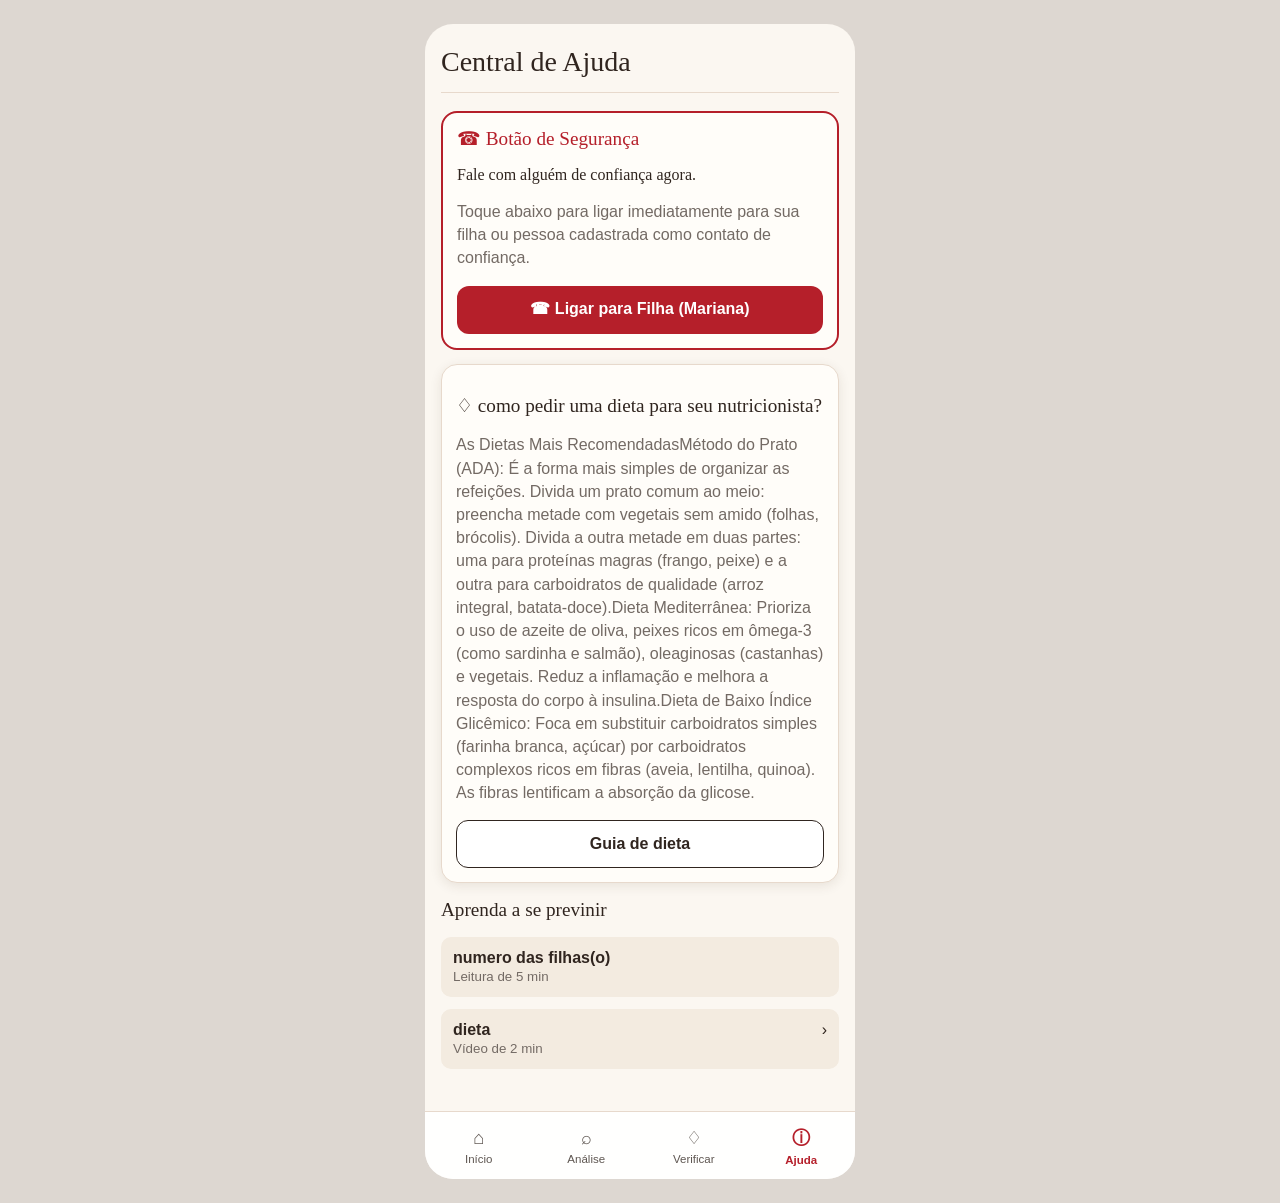
<file: coracao-seguro-html/ajuda.html>
<!DOCTYPE html>
<html lang="pt-BR">
<head>
  <meta charset="UTF-8">
  <meta name="viewport" content="width=device-width, initial-scale=1.0">
  <title>Aplicativo de Glicemia - Ajuda</title>
  <link rel="stylesheet" href="css/style.css">
</head>
<body>
  <main class="app-shell" id="pagina-ajuda">
    <div class="app-conteudo">

      <header>
        <h1>Central de Ajuda</h1>
        <hr class="divisor">
      </header>

      <section class="bloco-emergencia" id="bloco-botao-seguranca">
        <h2>☎ Botão de Segurança</h2>
        <h3>Fale com alguém de confiança agora.</h3>
        <p class="texto-suave">
          Toque abaixo para ligar imediatamente para sua filha ou pessoa cadastrada como contato de confiança.
        </p>

        <a
          class="botao-perigo"
          id="botao-ligar-filha"
          href="tel:+550000000000"
          style="display:block;text-align:center;text-decoration:none;"
        >
          ☎ Ligar para Filha (Mariana)
        </a>
      </section>

      <section class="cartao" id="bloco-denuncia" style="margin-top:14px;">
        <h2>♢ como pedir uma dieta para seu nutricionista?</h2>
        <p class="texto-suave">
          As Dietas Mais RecomendadasMétodo do Prato (ADA): É a forma mais simples de organizar as refeições. Divida um prato comum ao meio: preencha metade com vegetais sem amido (folhas, brócolis). Divida a outra metade em duas partes: uma para proteínas magras (frango, peixe) e a outra para carboidratos de qualidade (arroz integral, batata-doce).Dieta Mediterrânea: Prioriza o uso de azeite de oliva, peixes ricos em ômega-3 (como sardinha e salmão), oleaginosas (castanhas) e vegetais. Reduz a inflamação e melhora a resposta do corpo à insulina.Dieta de Baixo Índice Glicêmico: Foca em substituir carboidratos simples (farinha branca, açúcar) por carboidratos complexos ricos em fibras (aveia, lentilha, quinoa). As fibras lentificam a absorção da glicose.
        </p>
        <button class="botao-secundario" id="botao-guia-denuncia" type="button">
          Guia de dieta
        </button>
      </section>

      <section aria-labelledby="titulo-aprender">
        <h2 id="titulo-aprender">Aprenda a se previnir</h2>

        <div class="lista-ajuda">
          <a class="link-artigo" id="artigo-golpistas" href="#">
            <span>
              <strong>numero das filhas(o)</strong><br>
              <small class="texto-suave">Leitura de 5 min</small>
            </span>
            <span></span>
          </a>
          <a class="link-artigo" id="artigo-suspeita" href="#">
            <span>
              <strong>dieta</strong><br>
              <small class="texto-suave">Vídeo de 2 min</small>
            </span>
            <span>›</span>
          </a>
        </div>
      </section>
    </div>

    
<nav class="navegacao-inferior" aria-label="Navegação principal">
  <a class="link-navegacao " href="index.html" id="nav-inicio">
    <span class="icone-nav">⌂</span>
    <span>Início</span>
  </a>
  <a class="link-navegacao " href="analise.html" id="nav-analise">
    <span class="icone-nav">⌕</span>
    <span>Análise</span>
  </a>
  <a class="link-navegacao " href="verificar.html" id="nav-verificar">
    <span class="icone-nav">♢</span>
    <span>Verificar</span>
  </a>
  <a class="link-navegacao ativo" href="ajuda.html" id="nav-ajuda">
    <span class="icone-nav">ⓘ</span>
    <span>Ajuda</span>
  </a>
</nav>

  </main>

  <script src="js/script.js"></script>
</body>
</html>
</file>
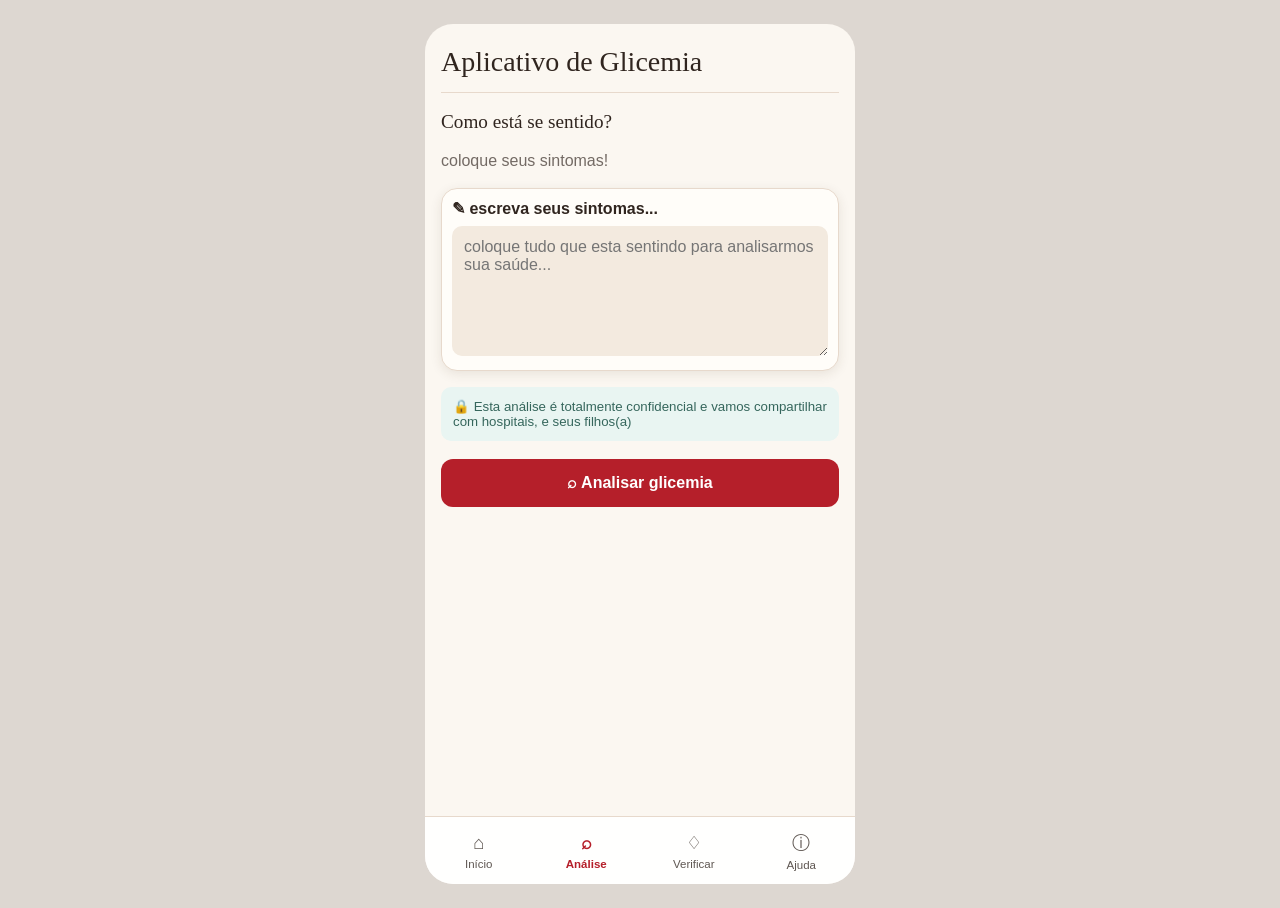
<file: coracao-seguro-html/analise.html>
<!DOCTYPE html>
<html lang="pt-BR">
<head>
  <meta charset="UTF-8">
  <meta name="viewport" content="width=device-width, initial-scale=1.0">
  <title>Aplicativo de Glicemia - Análise</title>
  <link rel="stylesheet" href="css/style.css">
</head>
<body>
  <main class="app-shell" id="pagina-analise">
    <div class="app-conteudo">

      <header>
        <h1>Aplicativo de Glicemia</h1>
        <hr class="divisor">
        <h2> Como está se sentido?</h2>
        <p class="texto-suave">
         coloque seus sintomas!
        </p>
      </header>

      <form id="formulario-analise">
        <div class="cartao area-campo">
          <label for="mensagem-para-analisar">✎ escreva seus sintomas...</label>
          <textarea
            class="campo-mensagem"
            id="mensagem-para-analisar"
            name="mensagem"
            placeholder="coloque tudo que esta sentindo para analisarmos sua saúde..."
            required
          ></textarea>
        </div>

        <div class="aviso-privacidade" id="aviso-privacidade">
          🔒 Esta análise é totalmente confidencial e vamos compartilhar com hospitais, e seus filhos(a)
        </div>

        <button class="botao-primario" id="botao-analisar-mensagem" type="submit">
          ⌕ Analisar glicemia
        </button>

        <p class="mensagem-feedback" id="feedback-analise" aria-live="polite"></p>
      </form>
    </div>

    
<nav class="navegacao-inferior" aria-label="Navegação principal">
  <a class="link-navegacao " href="index.html" id="nav-inicio">
    <span class="icone-nav">⌂</span>
    <span>Início</span>
  </a>
  <a class="link-navegacao ativo" href="analise.html" id="nav-analise">
    <span class="icone-nav">⌕</span>
    <span>Análise</span>
  </a>
  <a class="link-navegacao " href="verificar.html" id="nav-verificar">
    <span class="icone-nav">♢</span>
    <span>Verificar</span>
  </a>
  <a class="link-navegacao " href="ajuda.html" id="nav-ajuda">
    <span class="icone-nav">ⓘ</span>
    <span>Ajuda</span>
  </a>
</nav>

  </main>

  <script src="js/script.js"></script>
</body>
</html>
</file>
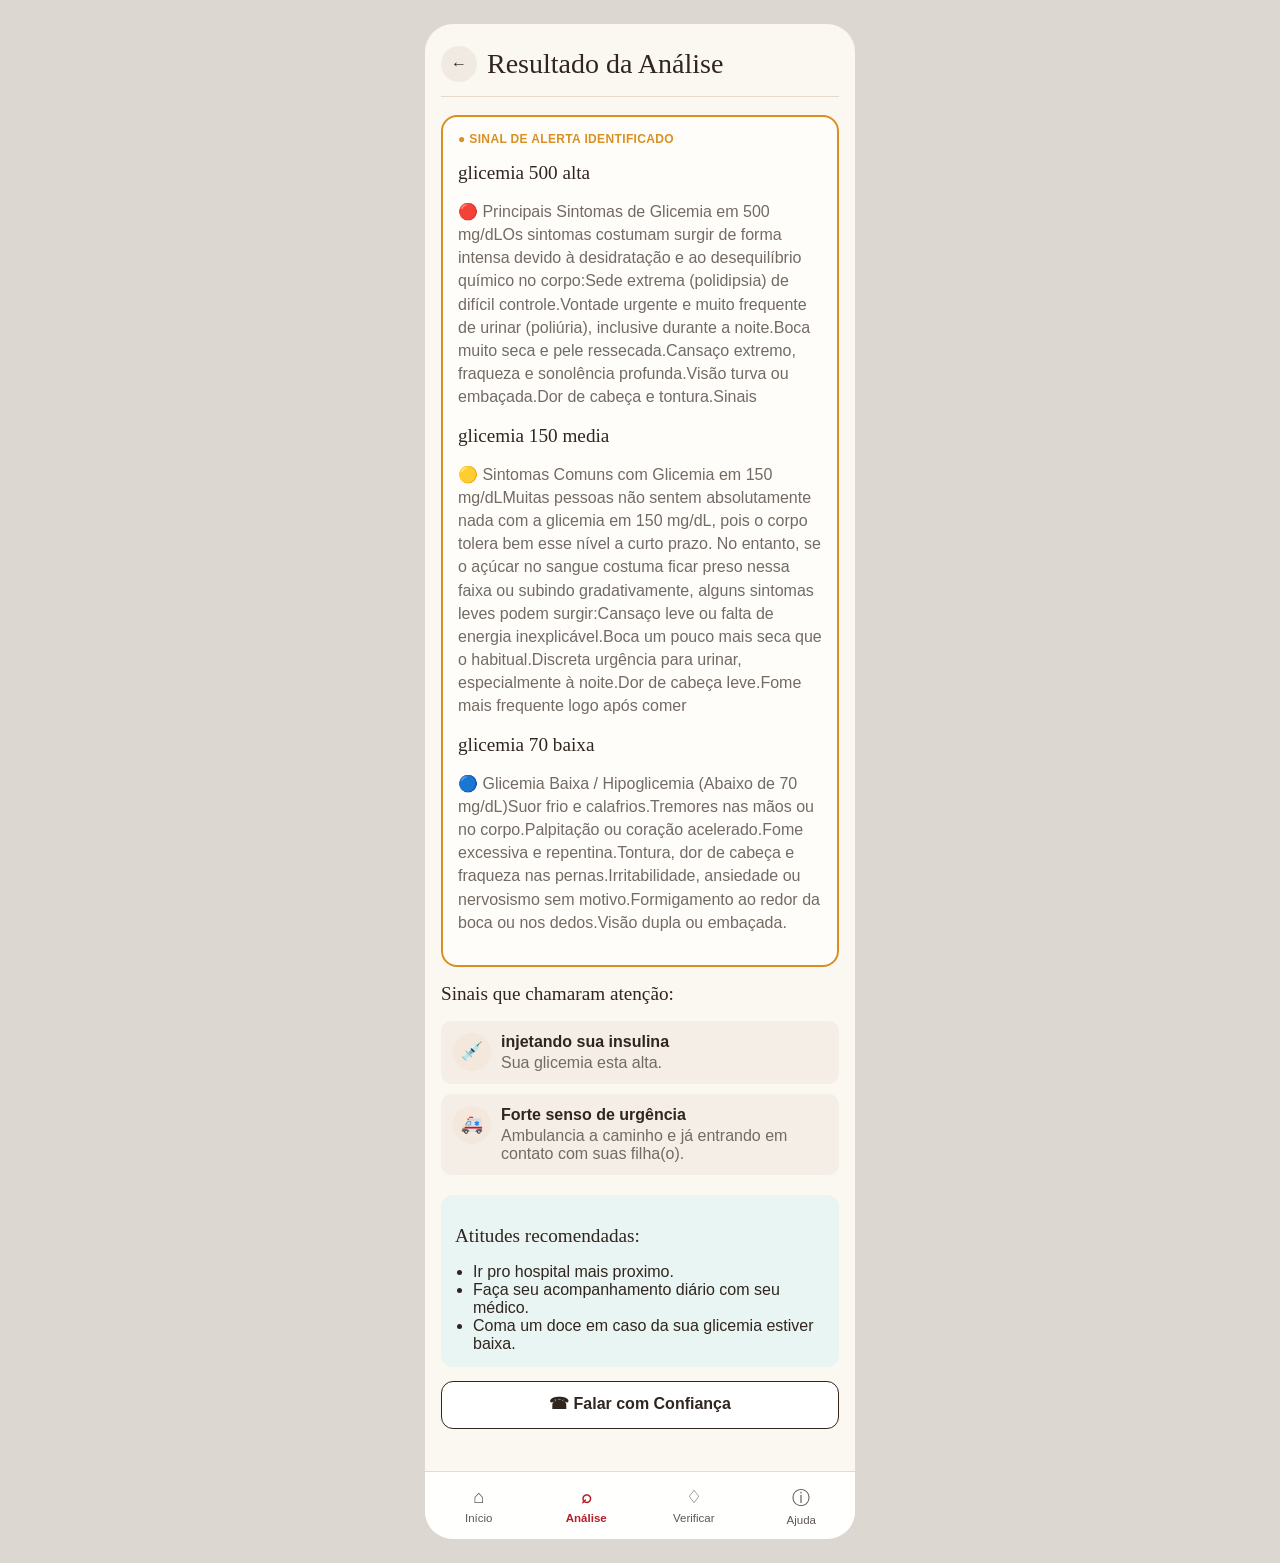
<file: coracao-seguro-html/resultado.html>
<!DOCTYPE html>
<html lang="pt-BR">
<head>
  <meta charset="UTF-8">
  <meta name="viewport" content="width=device-width, initial-scale=1.0">
  <title>aplicativo de glicemia - Resultado</title>
  <link rel="stylesheet" href="css/style.css">
</head>
<body>
  <main class="app-shell" id="pagina-resultado">
    <div class="app-conteudo">

      <header class="topo-pagina">
        <button class="botao-voltar" id="botao-voltar-resultado" data-acao="voltar" type="button" aria-label="Voltar">
          ←
        </button>
        <h1>Resultado da Análise</h1>
      </header>

      <hr class="divisor">

      <section class="resultado-box" id="resultado-principal">
        <div class="resultado-status">● Sinal de alerta identificado</div>
        <h2>glicemia 500 alta</h2>
        <p class="texto-suave">🔴 Principais Sintomas de Glicemia em 500 mg/dLOs sintomas costumam surgir de forma intensa devido à desidratação e ao desequilíbrio químico no corpo:Sede extrema (polidipsia) de difícil controle.Vontade urgente e muito frequente de urinar (poliúria), inclusive durante a noite.Boca muito seca e pele ressecada.Cansaço extremo, fraqueza e sonolência profunda.Visão turva ou embaçada.Dor de cabeça e tontura.Sinais
        </p>

        <h2>glicemia 150 media</h2>
        <p class="texto-suave">
          🟡 Sintomas Comuns com Glicemia em 150 mg/dLMuitas pessoas não sentem absolutamente nada com a glicemia em 150 mg/dL, pois o corpo tolera bem esse nível a curto prazo. No entanto, se o açúcar no sangue costuma ficar preso nessa faixa ou subindo gradativamente, alguns sintomas leves podem surgir:Cansaço leve ou falta de energia inexplicável.Boca um pouco mais seca que o habitual.Discreta urgência para urinar, especialmente à noite.Dor de cabeça leve.Fome mais frequente logo após comer
        </p>

        <h2>glicemia 70 baixa</h2>
        <p class="texto-suave">
          🔵 Glicemia Baixa / Hipoglicemia (Abaixo de 70 mg/dL)Suor frio e calafrios.Tremores nas mãos ou no corpo.Palpitação ou coração acelerado.Fome excessiva e repentina.Tontura, dor de cabeça e fraqueza nas pernas.Irritabilidade, ansiedade ou nervosismo sem motivo.Formigamento ao redor da boca ou nos dedos.Visão dupla ou embaçada.
        </p>
      </section>

      <section aria-labelledby="titulo-sinais">
        <h2 id="titulo-sinais">Sinais que chamaram atenção:</h2>

        <div class="lista-sinais">
          <article class="sinal" id="sinal-sintomas">
            <span class="icone-circular">💉</span>
            <div>
              <strong>injetando sua insulina</strong>
              <span class="texto-suave">Sua glicemia esta alta.</span>
            </div>
          </article>

          <article class="sinal" id="sinal-urgencia">
            <span class="icone-circular">🚑</span>
            <div>
              <strong>Forte senso de urgência</strong>
              <span class="texto-suave">Ambulancia a caminho e já entrando em contato com suas filha(o).</span>
            </div>
          </article>
        </div>
      </section>

      <section class="recomendacoes" id="bloco-recomendacoes">
        <h2>Atitudes recomendadas:</h2>
        <ul>
          <li>Ir pro hospital mais proximo.</li>
          <li>Faça seu acompanhamento diário com seu médico.</li>
          <li>Coma um doce em caso da sua glicemia estiver baixa.</li>
        </ul>
      </section>

      <a class="botao-secundario" id="botao-falar-confianca" href="tel:+550000000000" style="display:block;text-align:center;text-decoration:none;">
        ☎ Falar com Confiança
      </a>
    </div>

    
<nav class="navegacao-inferior" aria-label="Navegação principal">
  <a class="link-navegacao " href="index.html" id="nav-inicio">
    <span class="icone-nav">⌂</span>
    <span>Início</span>
  </a>
  <a class="link-navegacao ativo" href="analise.html" id="nav-analise">
    <span class="icone-nav">⌕</span>
    <span>Análise</span>
  </a>
  <a class="link-navegacao " href="verificar.html" id="nav-verificar">
    <span class="icone-nav">♢</span>
    <span>Verificar</span>
  </a>
  <a class="link-navegacao " href="ajuda.html" id="nav-ajuda">
    <span class="icone-nav">ⓘ</span>
    <span>Ajuda</span>
  </a>
</nav>

  </main>

  <script src="js/script.js"></script>
</body>
</html>
</file>
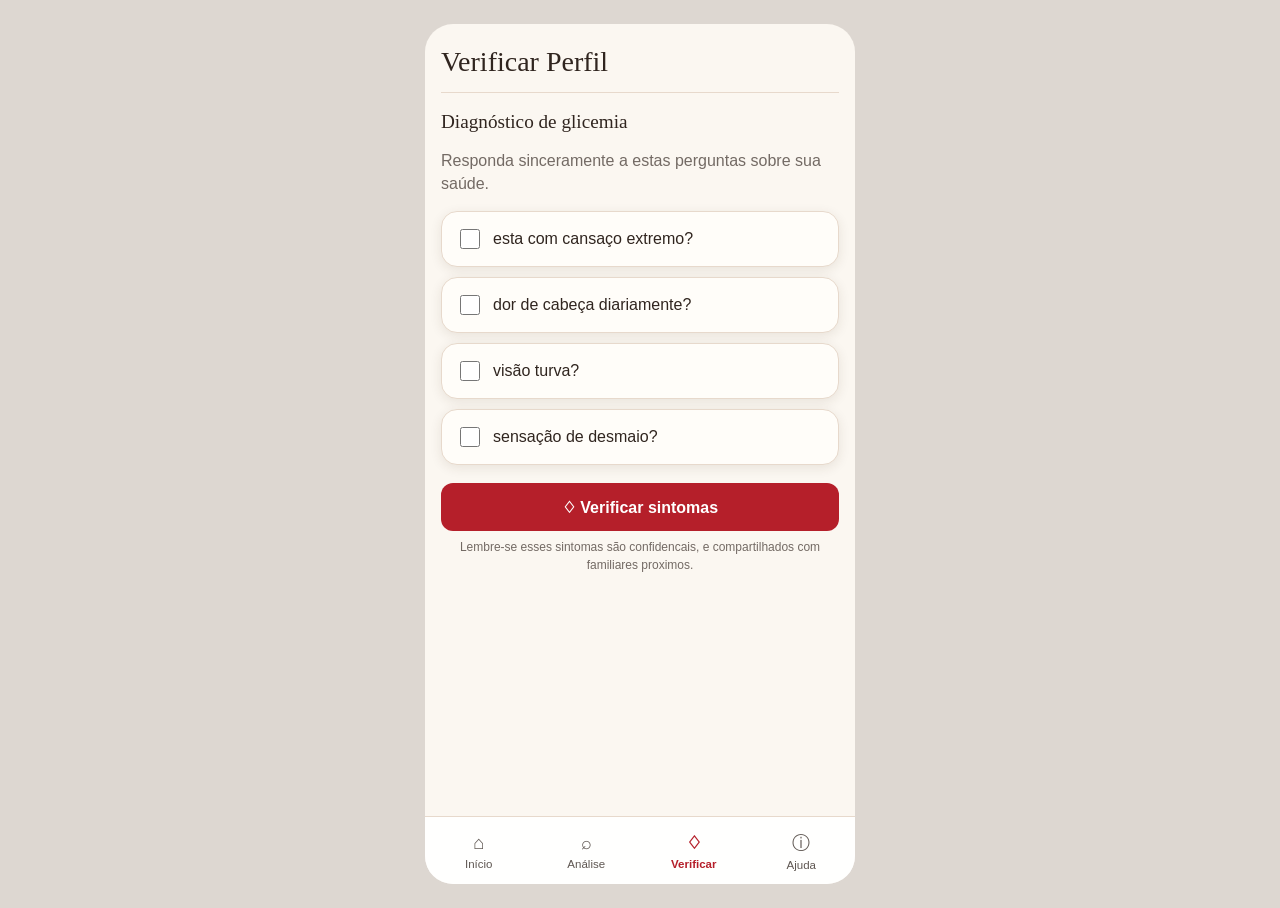
<file: coracao-seguro-html/verificar.html>
<!DOCTYPE html>
<html lang="pt-BR">
<head>
  <meta charset="UTF-8">
  <meta name="viewport" content="width=device-width, initial-scale=1.0">
  <title>Coração Seguro - Verificar Perfil</title>
  <link rel="stylesheet" href="css/style.css">
</head>
<body>
  <main class="app-shell" id="pagina-verificar">
    <div class="app-conteudo">

      <header>
        <h1>Verificar Perfil</h1>
        <hr class="divisor">
        <h2>Diagnóstico de glicemia</h2>
        <p class="texto-suave">
          Responda sinceramente a estas perguntas sobre sua saúde.
        </p>
      </header>

      <form id="formulario-perfil">
        <div class="opcoes-perfil">

          <label class="cartao opcao-perfil" for="perfil-favor-saúde">
            <input id="perfil-favor-saúde" name="sinais" type="checkbox">
            <span>esta com cansaço extremo?</span>
          </label>

          <label class="cartao opcao-perfil" for="perfil-recusa-video">
            <input id="perfil-recusa-video" name="sinais" type="checkbox">
            <span>dor de cabeça diariamente?</span>
          </label>

          <label class="cartao opcao-perfil" for="perfil-amor-rapido">
            <input id="perfil-amor-rapido" name="sinais" type="checkbox">
            <span>visão turva?</span>
          </label>

          <label class="cartao opcao-perfil" for="perfil-evita-encontro">
            <input id="perfil-evita-encontro" name="sinais" type="checkbox">
            <span>sensação de desmaio?</span>
          </label>

        </div>

        <button class="botao-primario" id="botao-verificar-sinais" type="submit">
          ♢ Verificar sintomas
        </button>

        <div class="resultado-perfil" id="resultado-perfil" aria-live="polite"></div>

        <p class="splash-rodape">
          Lembre-se esses sintomas são confidencais, e compartilhados com familiares proximos.
        </p>
      </form>
    </div>

    
<nav class="navegacao-inferior" aria-label="Navegação principal">
  <a class="link-navegacao " href="index.html" id="nav-inicio">
    <span class="icone-nav">⌂</span>
    <span>Início</span>
  </a>
  <a class="link-navegacao " href="analise.html" id="nav-analise">
    <span class="icone-nav">⌕</span>
    <span>Análise</span>
  </a>
  <a class="link-navegacao ativo" href="verificar.html" id="nav-verificar">
    <span class="icone-nav">♢</span>
    <span>Verificar</span>
  </a>
  <a class="link-navegacao " href="ajuda.html" id="nav-ajuda">
    <span class="icone-nav">ⓘ</span>
    <span>Ajuda</span>
  </a>
</nav>

  </main>

  <script src="js/script.js"></script>
</body>
</html>
</file>
<file: coracao-seguro-html/css/style.css>
:root {
  --cor-fundo: #fbf7f1;
  --cor-cartao: #fffdf9;
  --cor-primaria: #b51f2a;
  --cor-primaria-escura: #8f1821;
  --cor-texto: #30251f;
  --cor-texto-suave: #736a64;
  --cor-borda: #e7d9cc;
  --cor-destaque: #d89024;
  --cor-sucesso-fundo: #e9f5f2;
  --cor-alerta-fundo: #fff7ed;
  --cor-sombra: rgba(71, 47, 32, 0.10);
  --raio: 16px;
}

* {
  box-sizing: border-box;
}

html {
  font-size: 16px;
}

body {
  margin: 0;
  min-height: 100vh;
  font-family: Arial, Helvetica, sans-serif;
  color: var(--cor-texto);
  background: #ddd7d1;
}

button,
textarea,
input {
  font: inherit;
}

button,
a {
  -webkit-tap-highlight-color: transparent;
}

.app-shell {
  width: min(100%, 430px);
  min-height: 100vh;
  margin: 0 auto;
  background: var(--cor-fundo);
  position: relative;
  padding-bottom: 84px;
  overflow-x: hidden;
}

.app-conteudo {
  padding: 22px 16px 26px;
}

.titulo-serif,
h1,
h2,
h3 {
  font-family: Georgia, "Times New Roman", serif;
  font-weight: 400;
}

h1 {
  font-size: 1.75rem;
  margin: 0;
}

h2 {
  font-size: 1.2rem;
}

h3 {
  font-size: 1rem;
}

p {
  line-height: 1.45;
}

.texto-suave {
  color: var(--cor-texto-suave);
}

.divisor {
  border: 0;
  border-top: 1px solid var(--cor-borda);
  margin: 14px 0 18px;
}

.topo-pagina {
  display: flex;
  align-items: center;
  gap: 10px;
}

.botao-voltar {
  width: 36px;
  height: 36px;
  border: 0;
  border-radius: 50%;
  background: #f1eae2;
  color: var(--cor-texto);
  cursor: pointer;
}

.botao-primario,
.botao-secundario,
.botao-perigo {
  width: 100%;
  min-height: 48px;
  border-radius: 12px;
  border: 1px solid transparent;
  padding: 12px 16px;
  cursor: pointer;
  font-weight: 700;
  transition: transform .15s ease, background .15s ease;
}

.botao-primario {
  background: var(--cor-primaria);
  color: white;
}

.botao-primario:hover {
  background: var(--cor-primaria-escura);
}

.botao-secundario {
  background: white;
  color: var(--cor-texto);
  border-color: var(--cor-texto);
}

.botao-perigo {
  background: var(--cor-primaria);
  color: white;
}

.botao-primario:active,
.botao-secundario:active,
.botao-perigo:active {
  transform: scale(.99);
}

.cartao {
  background: var(--cor-cartao);
  border: 1px solid var(--cor-borda);
  border-radius: var(--raio);
  box-shadow: 0 3px 12px var(--cor-sombra);
  padding: 14px;
}

.icone-circular {
  width: 38px;
  height: 38px;
  flex: 0 0 38px;
  border-radius: 50%;
  display: grid;
  place-items: center;
  background: #f4e8dd;
  color: var(--cor-primaria);
  font-size: 1.1rem;
}

.linha-cartao {
  display: flex;
  align-items: flex-start;
  gap: 12px;
}

.navegacao-inferior {
  position: absolute;
  bottom: 0;
  left: 0;
  right: 0;
  min-height: 68px;
  background: rgba(255,255,255,.96);
  border-top: 1px solid var(--cor-borda);
  display: grid;
  grid-template-columns: repeat(4, 1fr);
  z-index: 10;
}

.link-navegacao {
  text-decoration: none;
  color: #5f5752;
  display: grid;
  place-items: center;
  align-content: center;
  gap: 4px;
  font-size: .72rem;
  padding: 8px 2px;
}

.link-navegacao.ativo {
  color: var(--cor-primaria);
  font-weight: 700;
}

.icone-nav {
  font-size: 1.15rem;
}

.splash {
  position: fixed;
  inset: 0;
  background: var(--cor-fundo);
  z-index: 100;
  display: grid;
  place-items: center;
  padding: 16px;
}

.splash.oculto {
  display: none;
}

.splash-caixa {
  width: min(100%, 430px);
  min-height: 100vh;
  background: var(--cor-fundo);
  padding: 34px 24px;
  display: flex;
  flex-direction: column;
  justify-content: flex-start;
}

.splash-marca {
  text-align: center;
  margin-bottom: 22px;
}

.splash-marca small {
  color: var(--cor-primaria);
  font-weight: 700;
  letter-spacing: .08em;
}

.splash-marca h1 {
  font-size: 2rem;
  margin-top: 6px;
}

.splash-marca h1::after {
  content: "";
  display: block;
  width: 72px;
  height: 3px;
  margin: 8px auto 0;
  background: var(--cor-primaria);
}

.splash-imagem {
  width: 20%;
  height: 90px;
  object-fit: cover;
  border-radius: 18px;
  border: 1px solid #e2ddd9;
}

.splash-titulo {
  font-size: 1.3rem;
  margin: 18px 0 8px;
}

.splash-descricao {
  color: var(--cor-texto-suave);
  margin: 0 0 20px;
}

.splash-rodape {
  text-align: center;
  font-size: .75rem;
  color: var(--cor-texto-suave);
  margin-top: 8px;
}

.boas-vindas {
  display: flex;
  justify-content: space-between;
  gap: 12px;
  align-items: flex-start;
}

.boas-vindas p {
  margin: 0 0 2px;
}

.acoes-home {
  display: grid;
  gap: 12px;
  margin: 16px 0 28px;
}

.acao-home {
  text-decoration: none;
  color: inherit;
}

.acao-home .cartao {
  display: flex;
  align-items: flex-start;
  gap: 12px;
}

.acao-home h3,
.historia-card h3 {
  margin: 2px 0 6px;
}

.acao-home p,
.historia-card p {
  margin: 0;
  font-size: .85rem;
  color: var(--cor-texto-suave);
}

.historias {
  display: grid;
  gap: 8px;
}

.historia-card {
  background: #f3ebe0;
  border-radius: 12px;
  padding: 12px;
}

.campo-mensagem {
  width: 100%;
  min-height: 130px;
  resize: vertical;
  border: 0;
  outline: none;
  background: #f3eadf;
  border-radius: 10px;
  padding: 12px;
  color: var(--cor-texto);
}

.area-campo {
  padding: 10px;
  margin: 16px 0;
}

.area-campo label {
  display: block;
  font-weight: 700;
  margin-bottom: 8px;
}

.aviso-privacidade {
  background: var(--cor-sucesso-fundo);
  border-radius: 10px;
  padding: 12px;
  font-size: .83rem;
  color: #35665c;
  margin: 12px 0 18px;
}

.resultado-box {
  border: 2px solid var(--cor-destaque);
  border-radius: 16px;
  padding: 15px;
  background: #fffdf9;
}

.resultado-status {
  color: var(--cor-destaque);
  text-transform: uppercase;
  font-size: .75rem;
  font-weight: 700;
  letter-spacing: .03em;
}

.lista-sinais {
  display: grid;
  gap: 10px;
  margin: 12px 0 20px;
}

.sinal {
  display: flex;
  gap: 10px;
  align-items: flex-start;
  background: #f5eee6;
  border-radius: 10px;
  padding: 12px;
}

.sinal strong {
  display: block;
  margin-bottom: 3px;
}

.recomendacoes {
  background: var(--cor-sucesso-fundo);
  border-radius: 12px;
  padding: 14px;
  margin-bottom: 14px;
}

.recomendacoes ul {
  margin: 8px 0 0;
  padding-left: 18px;
}

.opcoes-perfil {
  display: grid;
  gap: 10px;
  margin: 14px 0 18px;
}

.opcao-perfil {
  display: flex;
  align-items: center;
  gap: 10px;
  cursor: pointer;
}

.opcao-perfil input {
  width: 20px;
  height: 20px;
  accent-color: var(--cor-primaria);
}

.opcao-perfil span {
  flex: 1;
}

.resultado-perfil {
  margin-top: 14px;
  background: var(--cor-alerta-fundo);
  border: 1px solid #f3c983;
  border-radius: 12px;
  padding: 12px;
  display: none;
}

.resultado-perfil.visivel {
  display: block;
}

.bloco-emergencia {
  border: 2px solid var(--cor-primaria);
  border-radius: 16px;
  padding: 14px;
  background: #fffdf9;
}

.bloco-emergencia h2 {
  color: var(--cor-primaria);
  margin-top: 0;
}

.lista-ajuda {
  margin-top: 14px;
  display: grid;
  gap: 12px;
}

.link-artigo {
  display: flex;
  justify-content: space-between;
  gap: 12px;
  text-decoration: none;
  color: inherit;
  background: #f3ebe0;
  padding: 12px;
  border-radius: 10px;
}

.mensagem-feedback {
  margin-top: 12px;
  font-size: .9rem;
  min-height: 20px;
}

@media (min-width: 700px) {
  body {
    padding: 24px 0;
  }

  .app-shell,
  .splash-caixa {
    min-height: 860px;
    border-radius: 28px;
    overflow: hidden;
  }

  .navegacao-inferior {
    position: absolute;
  }
}
.nome-do-usuario{
 height:10vh;
 margin:0;
 display: grid;
 place-items: center;
}

.senha{
  height:20vh;
  margin:0;
  display: grid;
  place-items: center;
 }
 .botao-d-entrada{
  height:30px;
  margin:0;
  display: grid;
  place-items: center;
 }
 
.botao-senha{
 height:10vh;
 margin:0;
 display: grid;
 place-items: center;


 
/* Estilos do Alerta de Atualização */
.alerta-container {
  background-color: #fff3cd; /* Amarelo suave de aviso */
  border-left: 6px solid #ffc107; /* Barra lateral amarela escura */
  color: #856404; /* Texto em tom marrom escuro para contraste */
  padding: 15px 20px;
  margin: 20px auto;
  border-radius: 4px;
  box-shadow: 0 2px 4px rgba(0, 0, 0, 0.1);
  max-width: 600px;
  font-family: Arial, sans-serif;
  display: flex;
  align-items: center;
  gap: 15px;
}

.alerta-icone {
  font-size: 24px;
}

.alerta-texto {
  font-size: 15px;
  line-height: 1.5;
  margin: 0;
}

.alerta-data {
  font-weight: bold;
  text-decoration: underline;
}

 }
</file>
